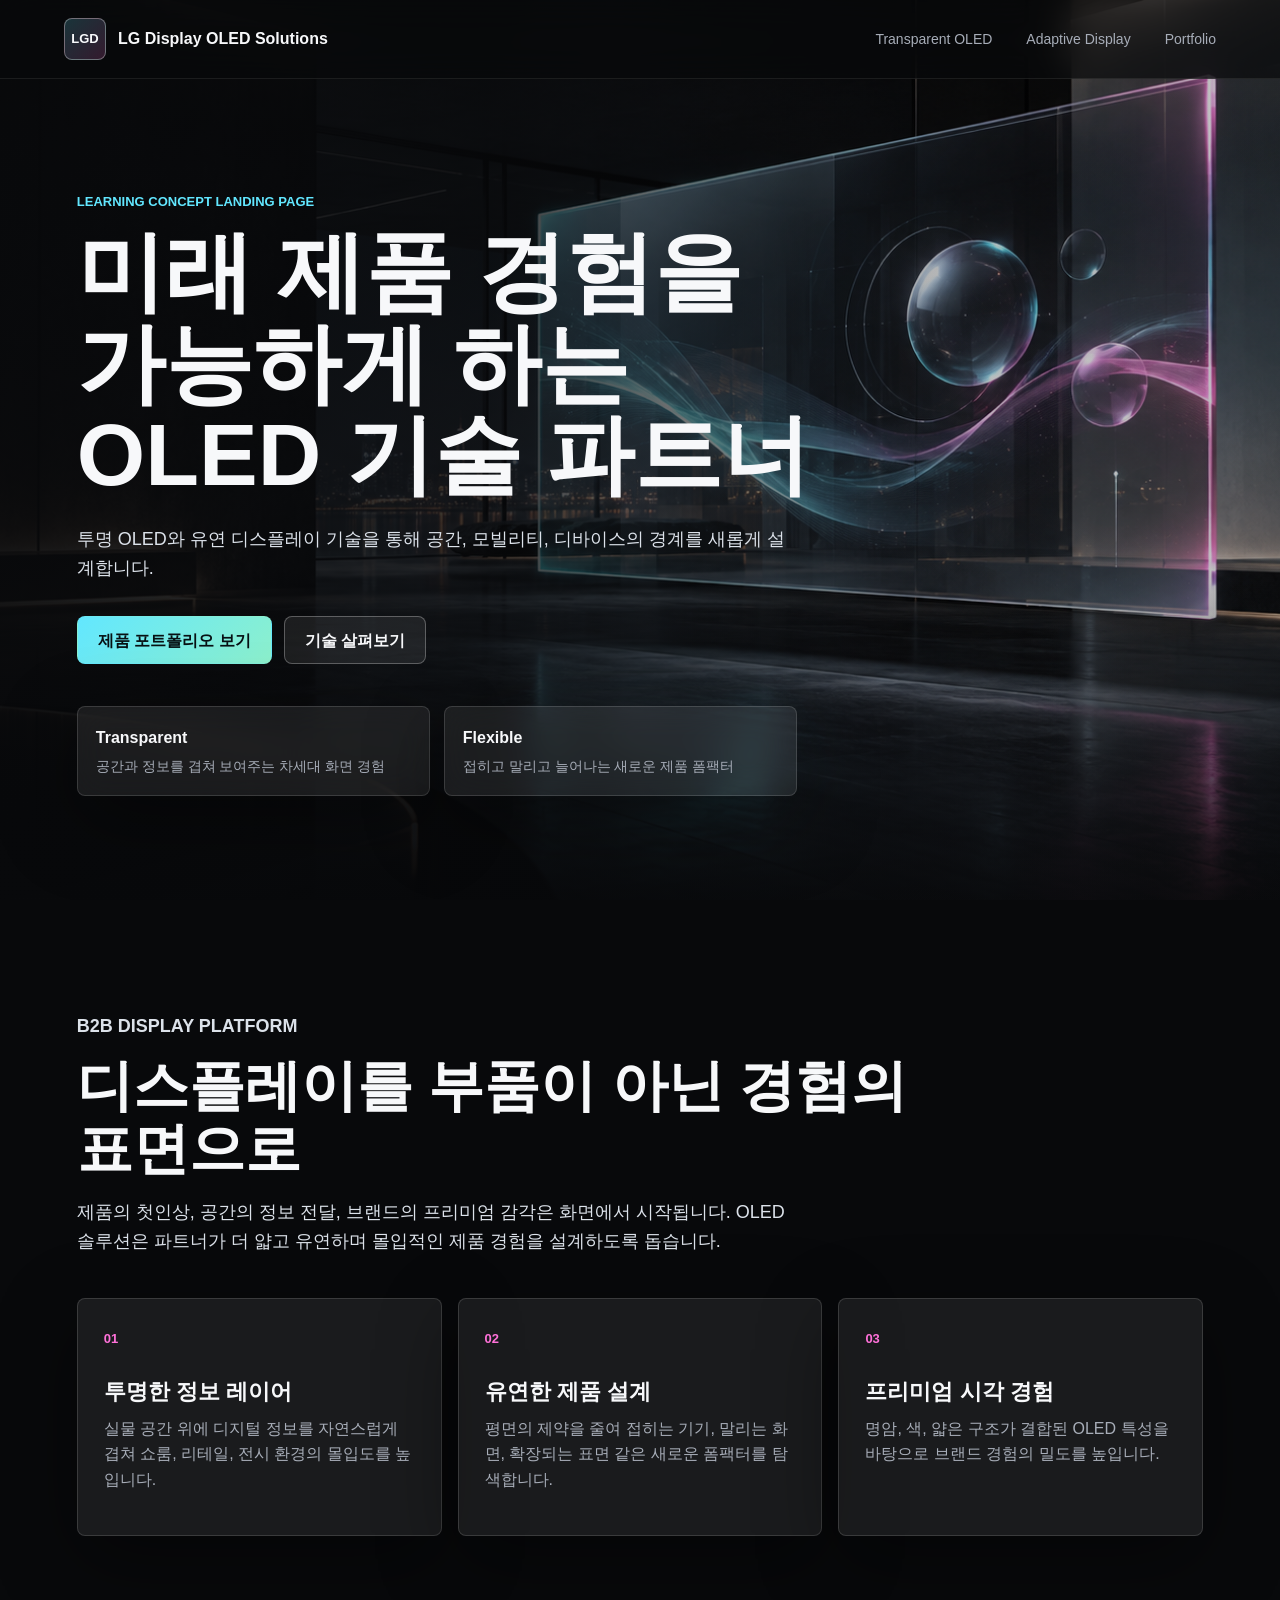
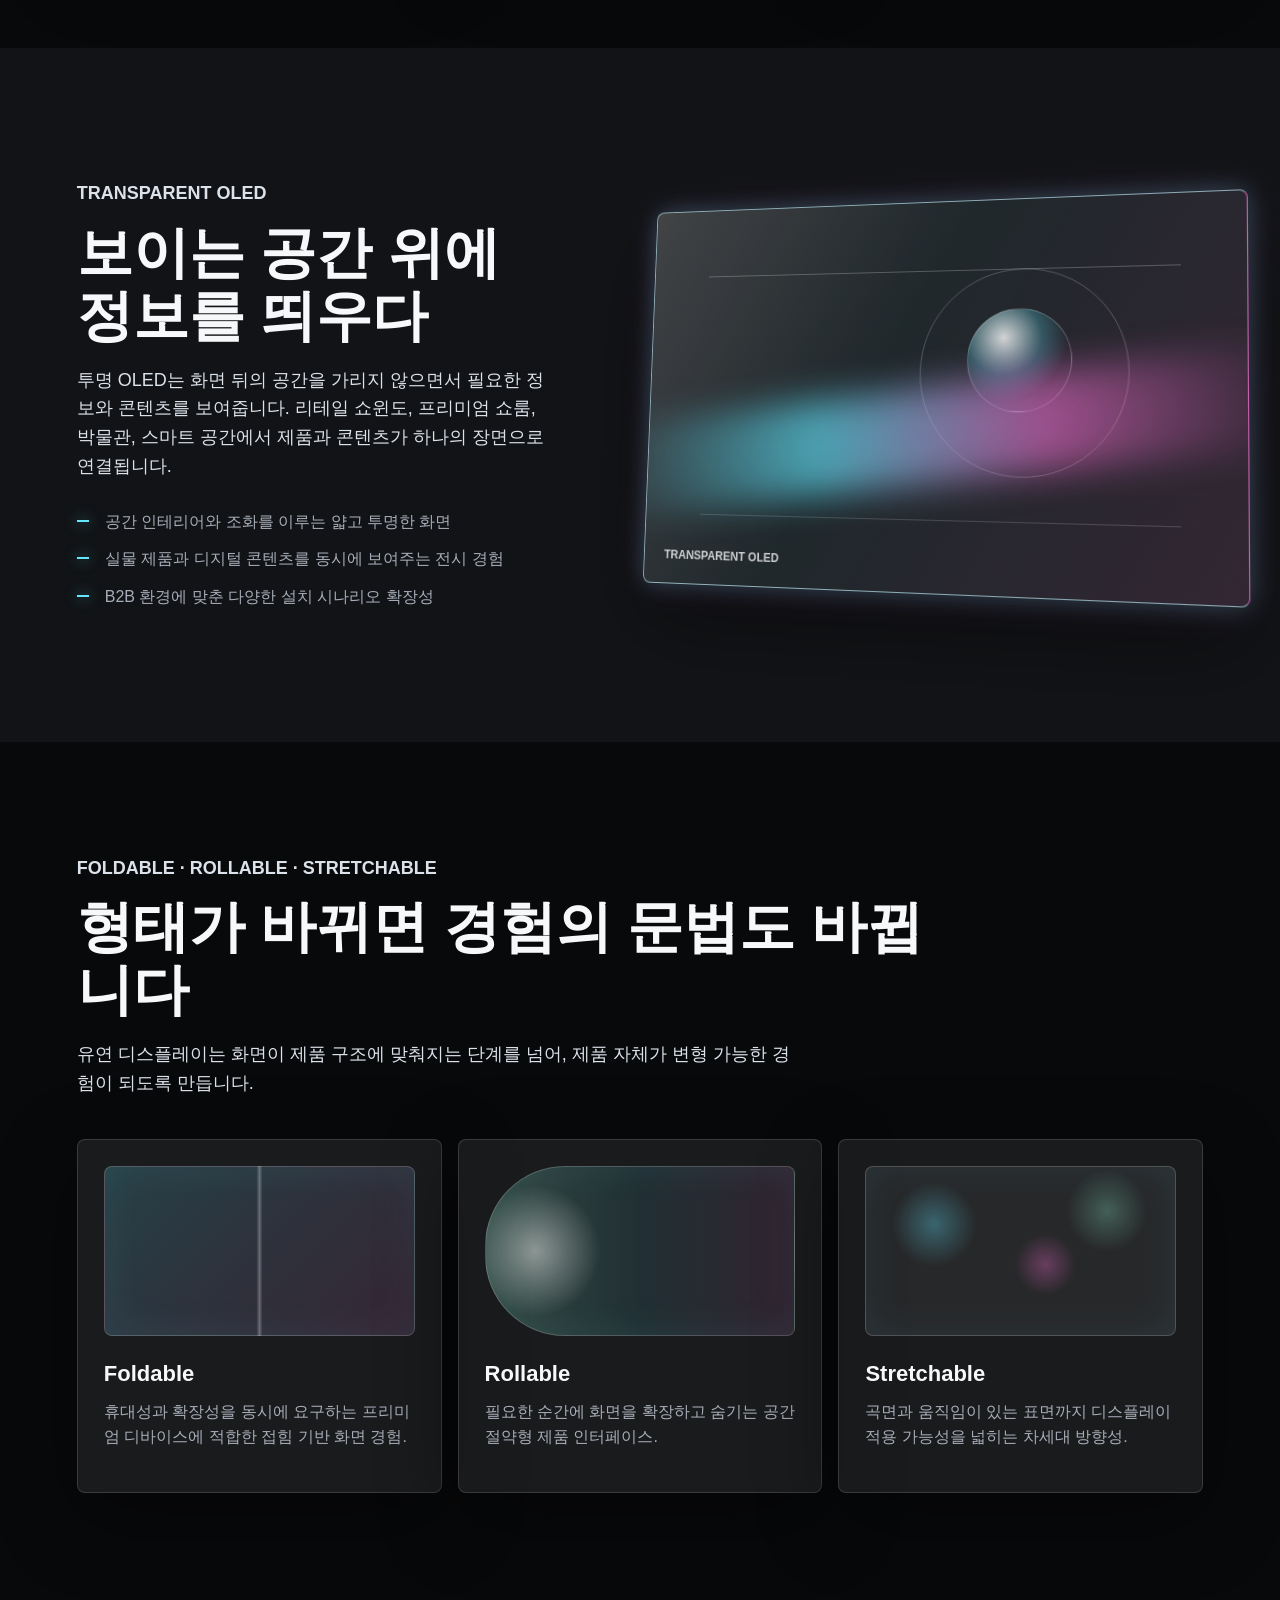
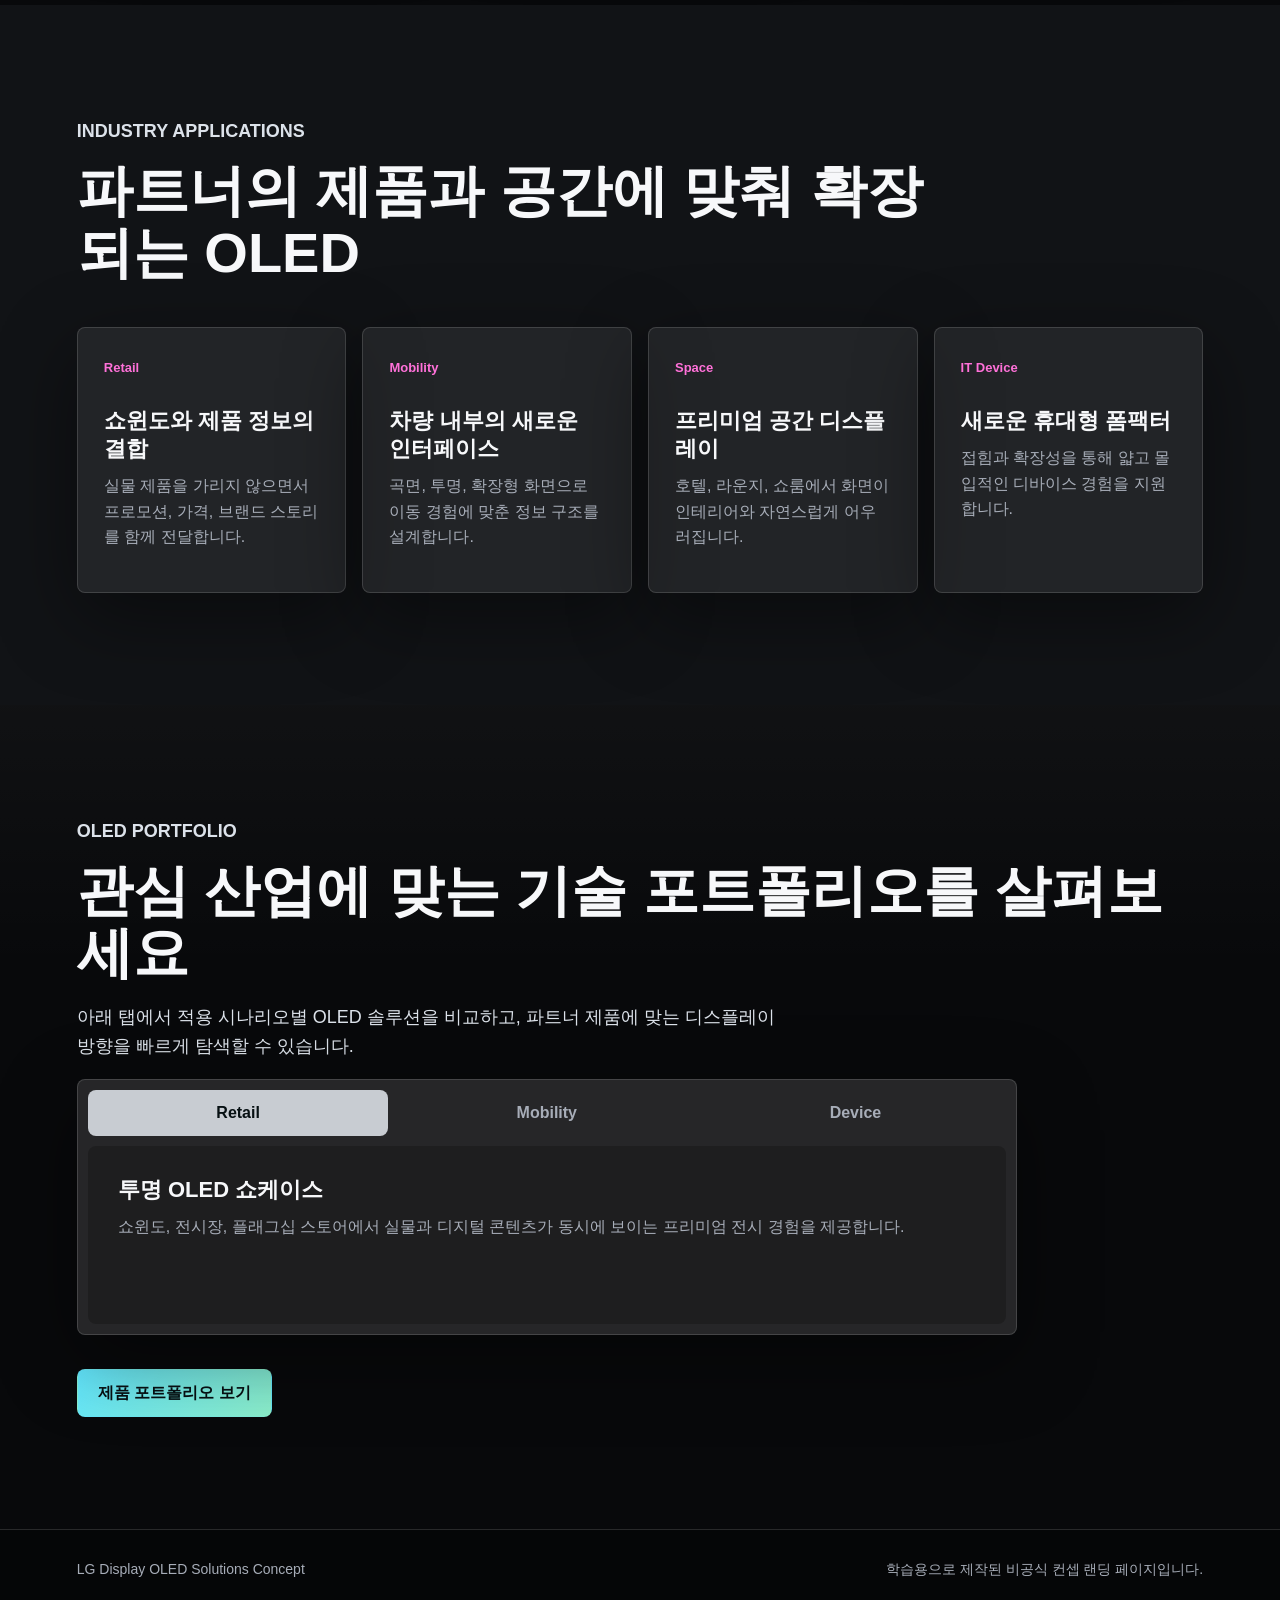
<file: index.html>
<!DOCTYPE html>
<html lang="ko">
<head>
  <meta charset="UTF-8">
  <meta name="viewport" content="width=device-width, initial-scale=1.0">
  <title>LG Display OLED Solutions Concept</title>
  <link rel="stylesheet" href="style.css">
</head>
<body>
  <header class="site-header">
    <a class="brand" href="#top" aria-label="LG Display Concept home">
      <span class="brand-mark">LGD</span>
      <span>LG Display OLED Solutions</span>
    </a>
    <nav class="site-nav" aria-label="주요 메뉴">
      <a href="#transparent">Transparent OLED</a>
      <a href="#adaptive">Adaptive Display</a>
      <a href="#portfolio">Portfolio</a>
    </nav>
  </header>

  <main id="top">
    <section class="hero" aria-labelledby="hero-title">
      <img class="hero-media" src="assets/transparent-oled-hero.png" alt="고급 쇼룸 공간 위에 떠 있는 투명 OLED 패널 컨셉 이미지">
      <div class="hero-shade"></div>
      <div class="hero-copy reveal">
        <p class="eyebrow">Learning Concept Landing Page</p>
        <h1 id="hero-title">미래 제품 경험을 가능하게 하는 OLED 기술 파트너</h1>
        <p class="hero-text">
          투명 OLED와 유연 디스플레이 기술을 통해 공간, 모빌리티, 디바이스의 경계를 새롭게 설계합니다.
        </p>
        <div class="hero-actions">
          <a class="button primary" href="#portfolio">제품 포트폴리오 보기</a>
          <a class="button secondary" href="#transparent">기술 살펴보기</a>
        </div>
        <dl class="hero-proof" aria-label="핵심 기술 영역">
          <div>
            <dt>Transparent</dt>
            <dd>공간과 정보를 겹쳐 보여주는 차세대 화면 경험</dd>
          </div>
          <div>
            <dt>Flexible</dt>
            <dd>접히고 말리고 늘어나는 새로운 제품 폼팩터</dd>
          </div>
        </dl>
      </div>
    </section>

    <section class="value-section" aria-labelledby="value-title">
      <div class="section-heading reveal">
        <p class="eyebrow">B2B Display Platform</p>
        <h2 id="value-title">디스플레이를 부품이 아닌 경험의 표면으로</h2>
        <p>
          제품의 첫인상, 공간의 정보 전달, 브랜드의 프리미엄 감각은 화면에서 시작됩니다.
          OLED 솔루션은 파트너가 더 얇고 유연하며 몰입적인 제품 경험을 설계하도록 돕습니다.
        </p>
      </div>
      <div class="value-grid">
        <article class="value-card reveal">
          <span class="card-index">01</span>
          <h3>투명한 정보 레이어</h3>
          <p>실물 공간 위에 디지털 정보를 자연스럽게 겹쳐 쇼룸, 리테일, 전시 환경의 몰입도를 높입니다.</p>
        </article>
        <article class="value-card reveal">
          <span class="card-index">02</span>
          <h3>유연한 제품 설계</h3>
          <p>평면의 제약을 줄여 접히는 기기, 말리는 화면, 확장되는 표면 같은 새로운 폼팩터를 탐색합니다.</p>
        </article>
        <article class="value-card reveal">
          <span class="card-index">03</span>
          <h3>프리미엄 시각 경험</h3>
          <p>명암, 색, 얇은 구조가 결합된 OLED 특성을 바탕으로 브랜드 경험의 밀도를 높입니다.</p>
        </article>
      </div>
    </section>

    <section class="feature-section split-section" id="transparent" aria-labelledby="transparent-title">
      <div class="feature-copy reveal">
        <p class="eyebrow">Transparent OLED</p>
        <h2 id="transparent-title">보이는 공간 위에 정보를 띄우다</h2>
        <p>
          투명 OLED는 화면 뒤의 공간을 가리지 않으면서 필요한 정보와 콘텐츠를 보여줍니다.
          리테일 쇼윈도, 프리미엄 쇼룸, 박물관, 스마트 공간에서 제품과 콘텐츠가 하나의 장면으로 연결됩니다.
        </p>
        <ul class="check-list">
          <li>공간 인테리어와 조화를 이루는 얇고 투명한 화면</li>
          <li>실물 제품과 디지털 콘텐츠를 동시에 보여주는 전시 경험</li>
          <li>B2B 환경에 맞춘 다양한 설치 시나리오 확장성</li>
        </ul>
      </div>
      <div class="glass-demo reveal" aria-hidden="true">
        <div class="glass-panel" data-tilt-card>
          <div class="panel-line"></div>
          <div class="panel-orbit one"></div>
          <div class="panel-orbit two"></div>
          <div class="panel-wave"></div>
          <span class="panel-label">TRANSPARENT OLED</span>
        </div>
      </div>
    </section>

    <section class="adaptive-section" id="adaptive" aria-labelledby="adaptive-title">
      <div class="section-heading reveal">
        <p class="eyebrow">Foldable · Rollable · Stretchable</p>
        <h2 id="adaptive-title">형태가 바뀌면 경험의 문법도 바뀝니다</h2>
        <p>
          유연 디스플레이는 화면이 제품 구조에 맞춰지는 단계를 넘어, 제품 자체가 변형 가능한 경험이 되도록 만듭니다.
        </p>
      </div>
      <div class="adaptive-grid">
        <article class="adaptive-card reveal">
          <div class="device foldable" aria-hidden="true"></div>
          <h3>Foldable</h3>
          <p>휴대성과 확장성을 동시에 요구하는 프리미엄 디바이스에 적합한 접힘 기반 화면 경험.</p>
        </article>
        <article class="adaptive-card reveal">
          <div class="device rollable" aria-hidden="true"></div>
          <h3>Rollable</h3>
          <p>필요한 순간에 화면을 확장하고 숨기는 공간 절약형 제품 인터페이스.</p>
        </article>
        <article class="adaptive-card reveal">
          <div class="device stretchable" aria-hidden="true"></div>
          <h3>Stretchable</h3>
          <p>곡면과 움직임이 있는 표면까지 디스플레이 적용 가능성을 넓히는 차세대 방향성.</p>
        </article>
      </div>
    </section>

    <section class="industry-section" aria-labelledby="industry-title">
      <div class="section-heading reveal">
        <p class="eyebrow">Industry Applications</p>
        <h2 id="industry-title">파트너의 제품과 공간에 맞춰 확장되는 OLED</h2>
      </div>
      <div class="industry-grid">
        <article class="industry-item reveal">
          <span>Retail</span>
          <h3>쇼윈도와 제품 정보의 결합</h3>
          <p>실물 제품을 가리지 않으면서 프로모션, 가격, 브랜드 스토리를 함께 전달합니다.</p>
        </article>
        <article class="industry-item reveal">
          <span>Mobility</span>
          <h3>차량 내부의 새로운 인터페이스</h3>
          <p>곡면, 투명, 확장형 화면으로 이동 경험에 맞춘 정보 구조를 설계합니다.</p>
        </article>
        <article class="industry-item reveal">
          <span>Space</span>
          <h3>프리미엄 공간 디스플레이</h3>
          <p>호텔, 라운지, 쇼룸에서 화면이 인테리어와 자연스럽게 어우러집니다.</p>
        </article>
        <article class="industry-item reveal">
          <span>IT Device</span>
          <h3>새로운 휴대형 폼팩터</h3>
          <p>접힘과 확장성을 통해 얇고 몰입적인 디바이스 경험을 지원합니다.</p>
        </article>
      </div>
    </section>

    <section class="portfolio-section" id="portfolio" aria-labelledby="portfolio-title">
      <div class="portfolio-copy reveal">
        <p class="eyebrow">OLED Portfolio</p>
        <h2 id="portfolio-title">관심 산업에 맞는 기술 포트폴리오를 살펴보세요</h2>
        <p>
          아래 탭에서 적용 시나리오별 OLED 솔루션을 비교하고, 파트너 제품에 맞는 디스플레이 방향을 빠르게 탐색할 수 있습니다.
        </p>
      </div>
      <div class="portfolio-tabs reveal">
        <div class="tab-list" role="tablist" aria-label="제품 포트폴리오">
          <button class="tab-button active" type="button" role="tab" aria-selected="true" aria-controls="panel-retail" id="tab-retail">Retail</button>
          <button class="tab-button" type="button" role="tab" aria-selected="false" aria-controls="panel-mobility" id="tab-mobility">Mobility</button>
          <button class="tab-button" type="button" role="tab" aria-selected="false" aria-controls="panel-device" id="tab-device">Device</button>
        </div>
        <article class="tab-panel active" id="panel-retail" role="tabpanel" aria-labelledby="tab-retail">
          <h3>투명 OLED 쇼케이스</h3>
          <p>쇼윈도, 전시장, 플래그십 스토어에서 실물과 디지털 콘텐츠가 동시에 보이는 프리미엄 전시 경험을 제공합니다.</p>
        </article>
        <article class="tab-panel" id="panel-mobility" role="tabpanel" aria-labelledby="tab-mobility" hidden>
          <h3>모빌리티 OLED 인터페이스</h3>
          <p>차량 실내 구조와 조화를 이루는 곡면형, 확장형 디스플레이로 이동 중 정보 경험을 더 유연하게 만듭니다.</p>
        </article>
        <article class="tab-panel" id="panel-device" role="tabpanel" aria-labelledby="tab-device" hidden>
          <h3>유연 디바이스 디스플레이</h3>
          <p>폴더블, 롤러블, 스트레처블 방향의 디스플레이로 새로운 휴대형 제품과 업무용 디바이스를 설계합니다.</p>
        </article>
      </div>
      <a class="button primary large" href="mailto:concept@example.com?subject=OLED%20Portfolio%20Inquiry">제품 포트폴리오 보기</a>
    </section>
  </main>

  <footer class="site-footer">
    <p>LG Display OLED Solutions Concept</p>
    <p>학습용으로 제작된 비공식 컨셉 랜딩 페이지입니다.</p>
  </footer>

  <script src="script.js"></script>
</body>
</html>
</file>
<file: style.css>
:root {
  --ink: #f7f8fa;
  --muted: #a7adb8;
  --soft: #dce2ea;
  --line: rgba(255, 255, 255, 0.14);
  --panel: rgba(255, 255, 255, 0.075);
  --panel-strong: rgba(255, 255, 255, 0.12);
  --bg: #08090b;
  --bg-2: #111316;
  --cyan: #62e7ff;
  --magenta: #ff71d9;
  --mint: #8df0cc;
  --silver: #c8ccd2;
  --shadow: 0 24px 80px rgba(0, 0, 0, 0.42);
}

* {
  box-sizing: border-box;
}

html {
  scroll-behavior: smooth;
}

body {
  margin: 0;
  color: var(--ink);
  background: var(--bg);
  font-family: -apple-system, BlinkMacSystemFont, "Segoe UI", "Noto Sans KR", sans-serif;
  line-height: 1.6;
}

a {
  color: inherit;
  text-decoration: none;
}

img {
  display: block;
  max-width: 100%;
}

.site-header {
  position: fixed;
  z-index: 20;
  top: 0;
  left: 0;
  right: 0;
  display: flex;
  align-items: center;
  justify-content: space-between;
  gap: 24px;
  padding: 18px clamp(20px, 5vw, 64px);
  background: rgba(8, 9, 11, 0.68);
  border-bottom: 1px solid rgba(255, 255, 255, 0.08);
  backdrop-filter: blur(18px);
}

.brand {
  display: inline-flex;
  align-items: center;
  gap: 12px;
  min-width: 0;
  font-weight: 700;
  letter-spacing: 0;
}

.brand-mark {
  display: grid;
  place-items: center;
  width: 42px;
  height: 42px;
  border: 1px solid rgba(255, 255, 255, 0.34);
  border-radius: 8px;
  background: linear-gradient(135deg, rgba(98, 231, 255, 0.2), rgba(255, 113, 217, 0.18));
  font-size: 13px;
}

.site-nav {
  display: flex;
  align-items: center;
  gap: clamp(14px, 3vw, 34px);
  color: var(--muted);
  font-size: 14px;
}

.site-nav a {
  transition: color 180ms ease;
}

.site-nav a:hover,
.site-nav a:focus-visible {
  color: var(--ink);
}

.hero {
  position: relative;
  min-height: 100vh;
  display: grid;
  align-items: center;
  padding: 128px clamp(20px, 6vw, 84px) 64px;
  overflow: hidden;
  isolation: isolate;
}

.hero-media,
.hero-shade {
  position: absolute;
  inset: 0;
  width: 100%;
  height: 100%;
}

.hero-media {
  object-fit: cover;
  z-index: -3;
}

.hero-shade {
  z-index: -2;
  background:
    linear-gradient(90deg, rgba(8, 9, 11, 0.94) 0%, rgba(8, 9, 11, 0.78) 38%, rgba(8, 9, 11, 0.24) 76%),
    linear-gradient(0deg, rgba(8, 9, 11, 0.92) 0%, rgba(8, 9, 11, 0.02) 36%);
}

.hero-copy {
  width: min(760px, 100%);
  padding-top: 24px;
}

.eyebrow {
  margin: 0 0 14px;
  color: var(--cyan);
  font-size: 13px;
  font-weight: 800;
  letter-spacing: 0;
  text-transform: uppercase;
}

h1,
h2,
h3,
p {
  margin-top: 0;
}

h1 {
  margin-bottom: 24px;
  max-width: 740px;
  font-size: clamp(46px, 8vw, 88px);
  line-height: 1.04;
  letter-spacing: 0;
}

h2 {
  margin-bottom: 18px;
  font-size: clamp(32px, 5vw, 56px);
  line-height: 1.12;
  letter-spacing: 0;
}

h3 {
  margin-bottom: 10px;
  font-size: 22px;
  line-height: 1.28;
  letter-spacing: 0;
}

.hero-text,
.section-heading p,
.feature-copy p,
.portfolio-copy p {
  max-width: 720px;
  color: var(--soft);
  font-size: 18px;
}

.hero-actions {
  display: flex;
  flex-wrap: wrap;
  gap: 12px;
  margin-top: 34px;
}

.button {
  display: inline-flex;
  align-items: center;
  justify-content: center;
  min-height: 48px;
  padding: 0 20px;
  border: 1px solid transparent;
  border-radius: 8px;
  font-weight: 800;
  transition: transform 180ms ease, border-color 180ms ease, background 180ms ease;
}

.button:hover,
.button:focus-visible {
  transform: translateY(-2px);
}

.button:focus-visible,
.tab-button:focus-visible {
  outline: 3px solid rgba(98, 231, 255, 0.42);
  outline-offset: 3px;
}

.button.primary {
  color: #071013;
  background: linear-gradient(135deg, var(--cyan), var(--mint));
}

.button.secondary {
  border-color: rgba(255, 255, 255, 0.28);
  background: rgba(255, 255, 255, 0.08);
}

.button.large {
  margin-top: 34px;
}

.hero-proof {
  display: grid;
  grid-template-columns: repeat(2, minmax(0, 1fr));
  gap: 14px;
  max-width: 720px;
  margin: 42px 0 0;
}

.hero-proof div,
.value-card,
.adaptive-card,
.industry-item,
.portfolio-tabs {
  border: 1px solid var(--line);
  border-radius: 8px;
  background: var(--panel);
  box-shadow: var(--shadow);
}

.hero-proof div {
  padding: 18px;
  backdrop-filter: blur(16px);
}

.hero-proof dt {
  color: var(--ink);
  font-weight: 800;
}

.hero-proof dd {
  margin: 4px 0 0;
  color: var(--muted);
  font-size: 14px;
}

.value-section,
.feature-section,
.adaptive-section,
.industry-section,
.portfolio-section {
  padding: 112px clamp(20px, 6vw, 84px);
}

.value-section,
.adaptive-section {
  background: var(--bg);
}

.feature-section,
.industry-section {
  background: var(--bg-2);
}

.section-heading {
  width: min(900px, 100%);
  margin-bottom: 42px;
}

.value-grid,
.adaptive-grid,
.industry-grid {
  display: grid;
  grid-template-columns: repeat(3, minmax(0, 1fr));
  gap: 16px;
}

.value-card,
.adaptive-card,
.industry-item {
  padding: 26px;
}

.value-card p,
.adaptive-card p,
.industry-item p,
.tab-panel p,
.feature-copy li {
  color: var(--muted);
}

.card-index,
.industry-item span {
  display: inline-block;
  margin-bottom: 28px;
  color: var(--magenta);
  font-size: 13px;
  font-weight: 800;
}

.split-section {
  display: grid;
  grid-template-columns: minmax(0, 0.9fr) minmax(320px, 1.1fr);
  gap: clamp(32px, 6vw, 88px);
  align-items: center;
}

.check-list {
  display: grid;
  gap: 12px;
  margin: 28px 0 0;
  padding: 0;
  list-style: none;
}

.check-list li {
  position: relative;
  padding-left: 28px;
}

.check-list li::before {
  content: "";
  position: absolute;
  left: 0;
  top: 11px;
  width: 12px;
  height: 2px;
  background: var(--cyan);
  box-shadow: 0 0 14px rgba(98, 231, 255, 0.8);
}

.glass-demo {
  min-height: 470px;
  display: grid;
  place-items: center;
  perspective: 1100px;
}

.glass-panel {
  position: relative;
  width: min(610px, 92vw);
  aspect-ratio: 1.55;
  border: 1px solid rgba(198, 244, 255, 0.64);
  border-right-color: rgba(255, 113, 217, 0.72);
  border-radius: 8px;
  background:
    linear-gradient(120deg, rgba(255, 255, 255, 0.17), rgba(98, 231, 255, 0.05) 42%, rgba(255, 113, 217, 0.1)),
    rgba(255, 255, 255, 0.045);
  box-shadow:
    0 0 24px rgba(98, 231, 255, 0.22),
    0 0 38px rgba(255, 113, 217, 0.14),
    0 32px 90px rgba(0, 0, 0, 0.45);
  overflow: hidden;
  transform: rotateY(-13deg) rotateX(5deg);
  transform-style: preserve-3d;
  transition: transform 180ms ease-out;
}

.panel-line,
.panel-wave,
.panel-orbit {
  position: absolute;
  pointer-events: none;
}

.panel-line {
  inset: 18% 10%;
  border-top: 1px solid rgba(255, 255, 255, 0.24);
  border-bottom: 1px solid rgba(255, 255, 255, 0.16);
}

.panel-wave {
  left: -8%;
  right: -8%;
  top: 48%;
  height: 96px;
  background: linear-gradient(90deg, transparent, rgba(98, 231, 255, 0.88), rgba(255, 113, 217, 0.76), transparent);
  filter: blur(18px);
  transform: rotate(-7deg);
  opacity: 0.72;
}

.panel-orbit {
  width: 34%;
  aspect-ratio: 1;
  border: 1px solid rgba(255, 255, 255, 0.22);
  border-radius: 50%;
}

.panel-orbit.one {
  right: 18%;
  top: 18%;
}

.panel-orbit.two {
  right: 27%;
  top: 28%;
  width: 17%;
  background: radial-gradient(circle at 35% 28%, rgba(255, 255, 255, 0.8), rgba(98, 231, 255, 0.26) 38%, transparent 64%);
}

.panel-label {
  position: absolute;
  left: 22px;
  bottom: 18px;
  color: rgba(255, 255, 255, 0.78);
  font-size: 12px;
  font-weight: 800;
}

.device {
  height: 170px;
  margin-bottom: 24px;
  border: 1px solid rgba(255, 255, 255, 0.2);
  border-radius: 8px;
  background: rgba(255, 255, 255, 0.06);
  box-shadow: inset 0 0 42px rgba(98, 231, 255, 0.08);
}

.foldable {
  background:
    linear-gradient(90deg, transparent 49%, rgba(255, 255, 255, 0.28) 50%, transparent 51%),
    linear-gradient(135deg, rgba(98, 231, 255, 0.18), rgba(255, 113, 217, 0.12));
}

.rollable {
  border-radius: 80px 8px 8px 80px;
  background:
    radial-gradient(circle at 16% 50%, rgba(255, 255, 255, 0.45), transparent 24%),
    linear-gradient(90deg, rgba(141, 240, 204, 0.22), rgba(98, 231, 255, 0.1), rgba(255, 113, 217, 0.1));
}

.stretchable {
  background:
    radial-gradient(circle at 22% 34%, rgba(98, 231, 255, 0.32), transparent 16%),
    radial-gradient(circle at 58% 58%, rgba(255, 113, 217, 0.3), transparent 15%),
    radial-gradient(circle at 78% 26%, rgba(141, 240, 204, 0.28), transparent 15%),
    rgba(255, 255, 255, 0.06);
}

.industry-grid {
  grid-template-columns: repeat(4, minmax(0, 1fr));
}

.portfolio-section {
  background:
    linear-gradient(180deg, rgba(255, 255, 255, 0.035), transparent 32%),
    var(--bg);
}

.portfolio-tabs {
  max-width: 940px;
  padding: 10px;
  background: var(--panel-strong);
}

.tab-list {
  display: grid;
  grid-template-columns: repeat(3, minmax(0, 1fr));
  gap: 8px;
  margin-bottom: 10px;
}

.tab-button {
  min-height: 46px;
  border: 1px solid transparent;
  border-radius: 8px;
  color: var(--muted);
  background: transparent;
  font: inherit;
  font-weight: 800;
  cursor: pointer;
}

.tab-button.active {
  color: #071013;
  background: var(--silver);
}

.tab-panel {
  min-height: 178px;
  padding: 30px;
  border-radius: 8px;
  background: rgba(0, 0, 0, 0.22);
}

.site-footer {
  display: flex;
  flex-wrap: wrap;
  justify-content: space-between;
  gap: 12px;
  padding: 28px clamp(20px, 6vw, 84px);
  color: var(--muted);
  border-top: 1px solid var(--line);
  background: #050607;
  font-size: 14px;
}

.site-footer p {
  margin: 0;
}

.reveal {
  opacity: 0;
  transform: translateY(22px);
  transition: opacity 620ms ease, transform 620ms ease;
}

.reveal.visible {
  opacity: 1;
  transform: translateY(0);
}

@media (max-width: 980px) {
  .site-header {
    position: absolute;
  }

  .site-nav {
    display: none;
  }

  .hero {
    min-height: 920px;
    align-items: end;
  }

  .hero-shade {
    background:
      linear-gradient(180deg, rgba(8, 9, 11, 0.18) 0%, rgba(8, 9, 11, 0.72) 44%, rgba(8, 9, 11, 0.96) 100%),
      linear-gradient(90deg, rgba(8, 9, 11, 0.72), rgba(8, 9, 11, 0.18));
  }

  .value-grid,
  .adaptive-grid,
  .industry-grid,
  .split-section {
    grid-template-columns: 1fr;
  }

  .glass-demo {
    min-height: 360px;
  }
}

@media (max-width: 640px) {
  .site-header {
    padding: 14px 18px;
  }

  .brand {
    font-size: 14px;
  }

  .brand-mark {
    width: 36px;
    height: 36px;
  }

  .hero {
    min-height: 820px;
    padding: 104px 20px 44px;
  }

  h1 {
    font-size: 42px;
  }

  h2 {
    font-size: 32px;
  }

  .hero-text,
  .section-heading p,
  .feature-copy p,
  .portfolio-copy p {
    font-size: 16px;
  }

  .hero-proof,
  .tab-list {
    grid-template-columns: 1fr;
  }

  .value-section,
  .feature-section,
  .adaptive-section,
  .industry-section,
  .portfolio-section {
    padding: 76px 20px;
  }

  .value-card,
  .adaptive-card,
  .industry-item,
  .tab-panel {
    padding: 22px;
  }

  .device {
    height: 140px;
  }
}

@media (prefers-reduced-motion: reduce) {
  *,
  *::before,
  *::after {
    scroll-behavior: auto !important;
    transition-duration: 0.01ms !important;
    animation-duration: 0.01ms !important;
    animation-iteration-count: 1 !important;
  }

  .reveal {
    opacity: 1;
    transform: none;
  }
}
</file>
